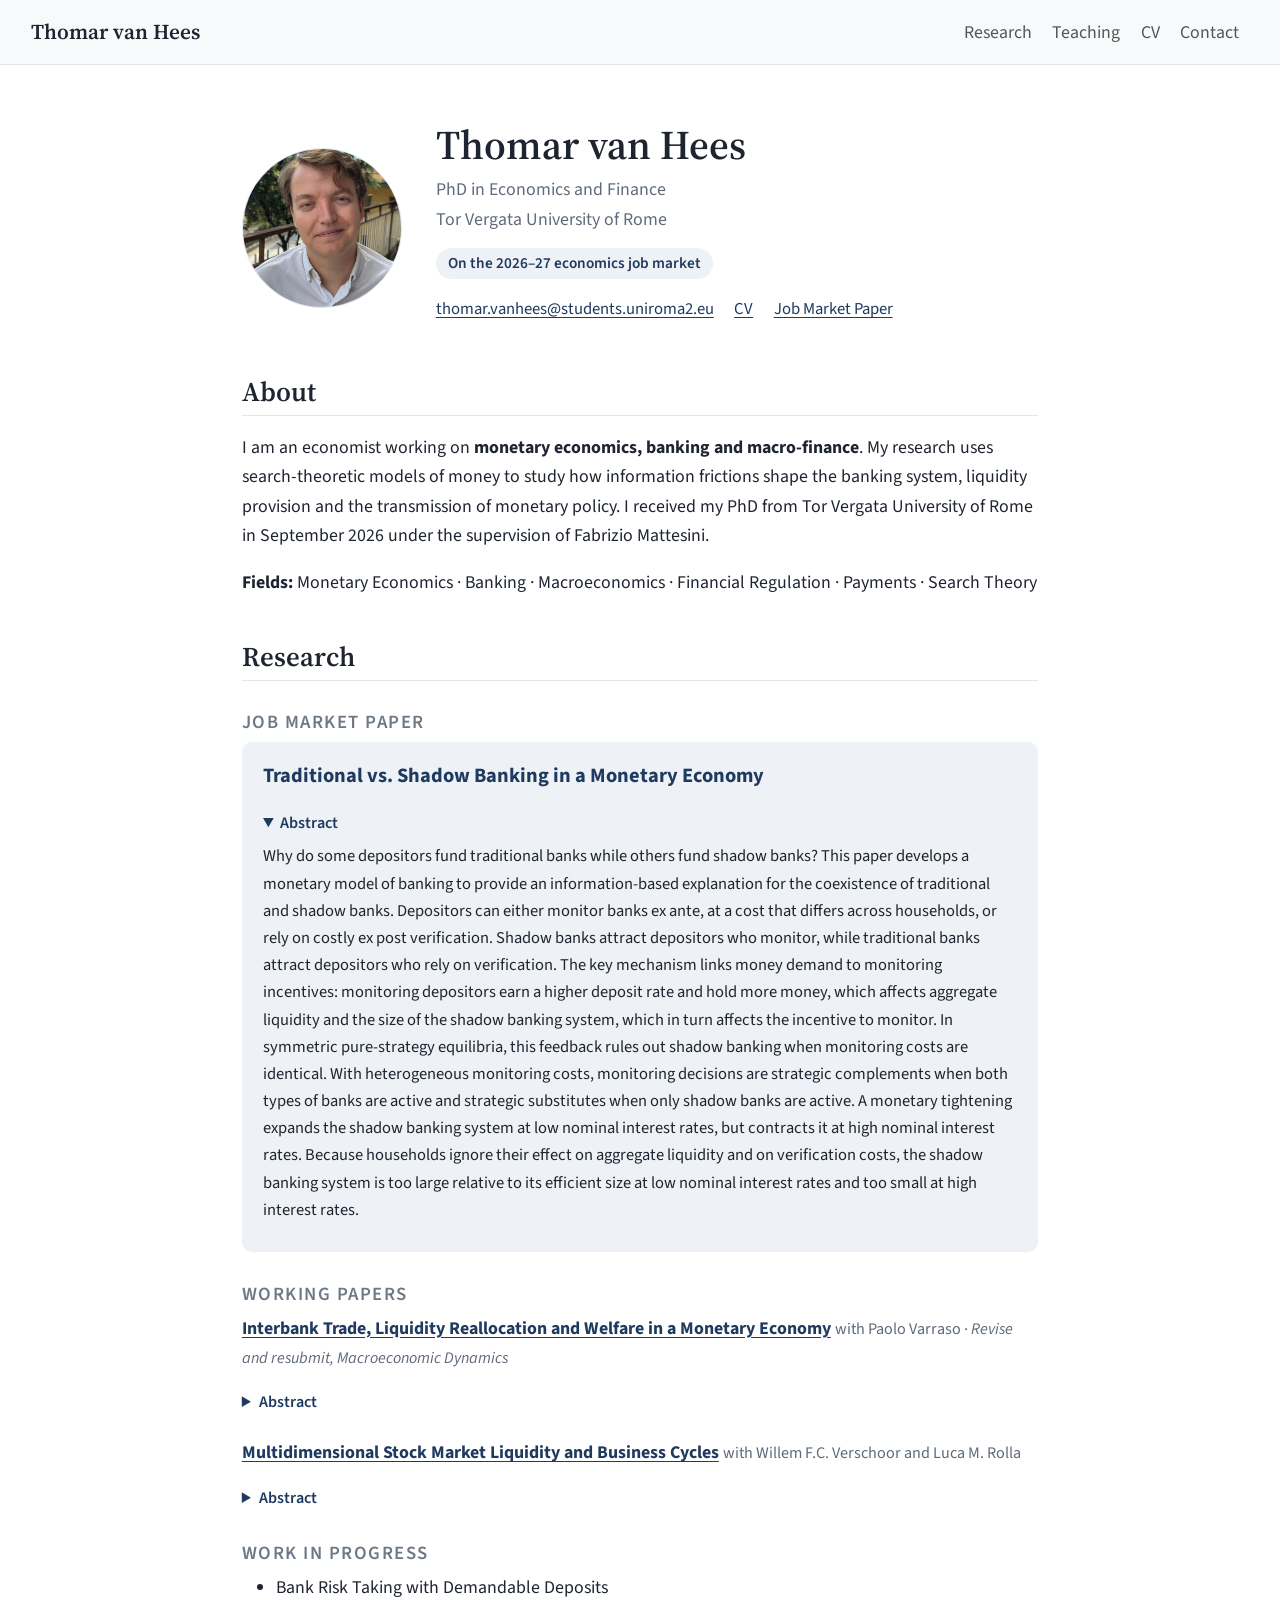
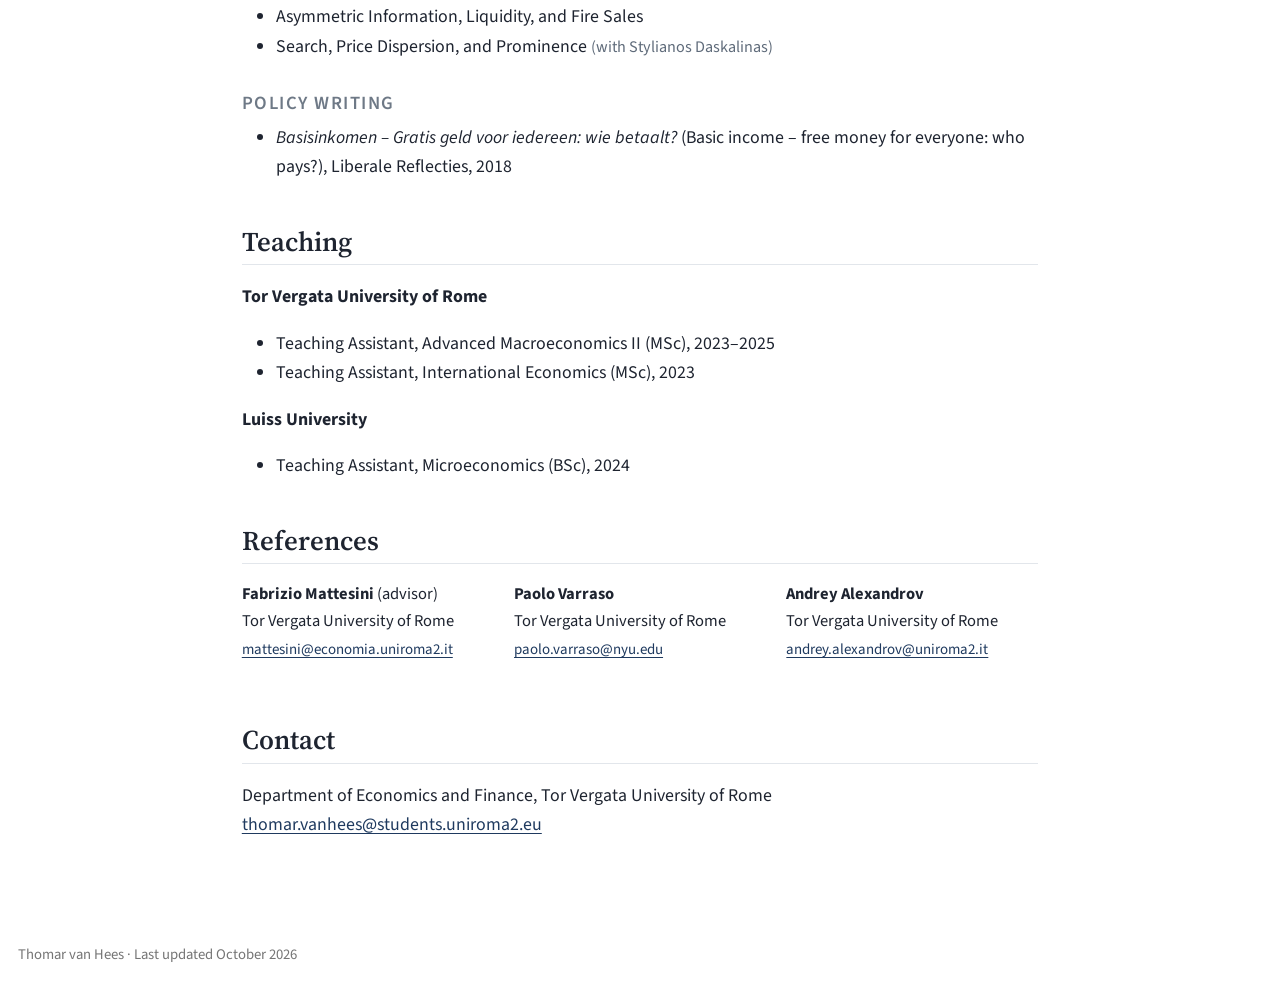
<file: docs/index.html>
<!DOCTYPE html>
<html xmlns="http://www.w3.org/1999/xhtml" lang="en" xml:lang="en"><head>

<meta charset="utf-8">
<meta name="generator" content="quarto-1.10.18">

<meta name="viewport" content="width=device-width, initial-scale=1.0, user-scalable=yes">


<title>Thomar van Hees</title>
<style>
/* Default styles provided by pandoc.
** See https://pandoc.org/MANUAL.html#variables-for-html for config info.
*/
span.smallcaps{font-variant: small-caps;}
div.columns{display: flex; gap: 1.5em;}
div.column{flex: auto;}
@media screen {
div.columns{gap: min(4vw, 1.5em);}
div.column{overflow-x: auto;}
}
div.hanging-indent{margin-left: 1.5em; text-indent: -1.5em;}
ul.task-list{list-style: none;}
ul.task-list li input[type="checkbox"] {
  width: 0.8em;
  margin: 0 0.8em 0.2em -1em; /* quarto-specific, see https://github.com/quarto-dev/quarto-cli/issues/4556 */ 
  vertical-align: middle;
}
</style>


<script src="site_libs/quarto-nav/quarto-nav.js"></script>
<script src="site_libs/quarto-nav/headroom.min.js"></script>
<script src="site_libs/clipboard/clipboard.min.js"></script>
<script src="site_libs/quarto-html/quarto.js" type="module"></script>
<script src="site_libs/quarto-html/tabsets/tabsets.js" type="module"></script>
<script src="site_libs/quarto-html/popper.min.js"></script>
<script src="site_libs/quarto-html/tippy.umd.min.js"></script>
<script src="site_libs/quarto-html/anchor.min.js"></script>
<link href="site_libs/quarto-html/tippy.css" rel="stylesheet">
<link href="site_libs/quarto-html/quarto-syntax-highlighting-64a204ab8560d761af7679ceaba22944.css" rel="stylesheet" id="quarto-text-highlighting-styles">
<script src="site_libs/bootstrap/bootstrap.min.js"></script>
<link href="site_libs/bootstrap/bootstrap-icons.css" rel="stylesheet">
<link href="site_libs/bootstrap/bootstrap-ea1971949f186b5d7ecce1fd3cf000e4.min.css" rel="stylesheet" append-hash="true" id="quarto-bootstrap" data-mode="light">
<script id="quarto-search-options" type="application/json">{
  "language": {
    "search-no-results-text": "No results",
    "search-matching-documents-text": "matching documents",
    "search-copy-link-title": "Copy link to search",
    "search-hide-matches-text": "Hide additional matches",
    "search-more-match-text": "more match in this document",
    "search-more-matches-text": "more matches in this document",
    "search-clear-button-title": "Clear",
    "search-text-placeholder": "",
    "search-detached-cancel-button-title": "Cancel",
    "search-submit-button-title": "Submit",
    "search-label": "Search"
  }
}</script>
<style>html{ scroll-behavior: smooth; }</style>


<link rel="stylesheet" href="styles.css">
</head>

<body class="nav-fixed fullcontent quarto-light">

<div id="quarto-search-results"></div>
  <header id="quarto-header" class="headroom fixed-top">
    <nav class="navbar navbar-expand-lg " data-bs-theme="dark">
      <div class="navbar-container container-fluid">
      <div class="navbar-brand-container mx-auto">
    <a class="navbar-brand" href="./index.html">
    <span class="navbar-title">Thomar van Hees</span>
    </a>
  </div>
          <button class="navbar-toggler" type="button" data-bs-toggle="collapse" data-bs-target="#navbarCollapse" aria-controls="navbarCollapse" role="menu" aria-expanded="false" aria-label="Toggle navigation" onclick="if (window.quartoToggleHeadroom) { window.quartoToggleHeadroom(); }">
  <span class="navbar-toggler-icon"></span>
</button>
          <div class="collapse navbar-collapse" id="navbarCollapse">
            <ul class="navbar-nav navbar-nav-scroll ms-auto">
  <li class="nav-item">
    <a class="nav-link" href="./index.html#research"> 
<span class="menu-text">Research</span></a>
  </li>  
  <li class="nav-item">
    <a class="nav-link" href="./index.html#teaching"> 
<span class="menu-text">Teaching</span></a>
  </li>  
  <li class="nav-item">
    <a class="nav-link" href="./files/CV.pdf"> 
<span class="menu-text">CV</span></a>
  </li>  
  <li class="nav-item">
    <a class="nav-link" href="./index.html#contact"> 
<span class="menu-text">Contact</span></a>
  </li>  
</ul>
          </div> <!-- /navcollapse -->
            <div class="quarto-navbar-tools">
</div>
      </div> <!-- /container-fluid -->
    </nav>
</header>
<!-- content -->
<div id="quarto-content" class="quarto-container page-columns page-rows-contents page-layout-article page-navbar">
<!-- sidebar -->
<!-- margin-sidebar -->
    
<!-- main -->
<main class="content" id="quarto-document-content"><header id="title-block-header" class="quarto-title-block"></header>




<div class="hero">
<p><img src="images/profile.jpg" class="hero-photo img-fluid" alt="Photo of Thomar van Hees"></p>
<section id="thomar-van-hees" class="level1 unnumbered unlisted hero-text">
<h1 class="unnumbered unlisted">Thomar van Hees</h1>
<p>PhD in Economics and Finance<br>Tor Vergata University of Rome</p>
<p class="jm-badge">
On the 2026–27 economics job market
</p>
<p class="hero-links">
<a href="mailto:thomar.vanhees@students.uniroma2.eu">thomar.vanhees@students.uniroma2.eu</a> <a href="files/CV.pdf">CV</a> <a href="files/JMP.pdf">Job Market Paper</a>
</p>
</section>
</div>
<section id="about" class="level2">
<h2 class="anchored" data-anchor-id="about">About</h2>
<p>I am an economist working on <strong>monetary economics, banking and macro-finance</strong>. My research uses search-theoretic models of money to study how information frictions shape the banking system, liquidity provision and the transmission of monetary policy. I received my PhD from Tor Vergata University of Rome in September 2026 under the supervision of Fabrizio Mattesini.</p>
<p><strong>Fields:</strong> Monetary Economics · Banking · Macroeconomics · Financial Regulation · Payments · Search Theory</p>
</section>
<section id="research" class="level2">
<h2 class="anchored" data-anchor-id="research">Research</h2>
<section id="job-market-paper" class="level3">
<h3 class="anchored" data-anchor-id="job-market-paper">Job Market Paper</h3>
<div class="paper jmp">
<p><a href="files/JMP.pdf"><strong>Traditional vs.&nbsp;Shadow Banking in a Monetary Economy</strong></a></p>
<details open="">
<summary>
Abstract
</summary>
<p>Why do some depositors fund traditional banks while others fund shadow banks? This paper develops a monetary model of banking to provide an information-based explanation for the coexistence of traditional and shadow banks. Depositors can either monitor banks ex ante, at a cost that differs across households, or rely on costly ex post verification. Shadow banks attract depositors who monitor, while traditional banks attract depositors who rely on verification. The key mechanism links money demand to monitoring incentives: monitoring depositors earn a higher deposit rate and hold more money, which affects aggregate liquidity and the size of the shadow banking system, which in turn affects the incentive to monitor. In symmetric pure-strategy equilibria, this feedback rules out shadow banking when monitoring costs are identical. With heterogeneous monitoring costs, monitoring decisions are strategic complements when both types of banks are active and strategic substitutes when only shadow banks are active. A monetary tightening expands the shadow banking system at low nominal interest rates, but contracts it at high nominal interest rates. Because households ignore their effect on aggregate liquidity and on verification costs, the shadow banking system is too large relative to its efficient size at low nominal interest rates and too small at high interest rates.</p>
</details>
</div>
</section>
<section id="working-papers" class="level3">
<h3 class="anchored" data-anchor-id="working-papers">Working Papers</h3>
<div class="paper">
<p><a href="files/Inter.pdf"><strong>Interbank Trade, Liquidity Reallocation and Welfare in a Monetary Economy</strong></a> <span class="meta">with Paolo Varraso · <em>Revise and resubmit, Macroeconomic Dynamics</em></span></p>
<details>
<summary>
Abstract
</summary>
<p>We study positive and normative implications of interbank trade in a monetary economy in which banks require liquidity to finance investment opportunities and meet bilaterally to offset liquidity imbalances after these opportunities are realized. When the nominal interest rate is low, the economy features an abundant-liquidity equilibrium. In this region, we show analytically that either full participation or a complete shutdown of the interbank market maximizes welfare, depending on the bargaining power of banks with investment opportunities. When the nominal interest rate is high, the economy instead features a scarce-liquidity equilibrium. In this case, full participation is optimal when bargaining power is low. However, there are parameterizations of the model in which, when both bargaining power and the nominal interest rate are sufficiently high, welfare is maximized by restricting, but not fully shutting down, participation in the interbank market.</p>
</details>
</div>
<div class="paper">
<p><a href="files/Multi.pdf"><strong>Multidimensional Stock Market Liquidity and Business Cycles</strong></a> <span class="meta">with Willem F.C. Verschoor and Luca M. Rolla </span></p>
<details>
<summary>
Abstract
</summary>
<p>Recognizing the difficulty in measuring stock market liquidity and its multidimensional nature, we comprehensively analyze the impact of multidimensional stock market liquidity on business cycles. Using the cross-sectional information contained in 7 different liquidity measures and applying a factor model approach, we find that stock market liquidity includes information on the future of the US. However, this information can differ significantly per liquidity dimension. We find evidence that the illiquidity ratio and the trading volume are better suited to capture information about the macroeconomy. In addition, we show that US liquidity measured by the illiquidity ratio and trading volume also contains information about the state of the U.K., Canadian, and Australian economy. Finally, we show that the commonality in liquidity cannot fully explain the relationship between stock market liquidity and the real economy. Our findings exemplify the importance of liquidity proxies in explaining the state of the macroeconomy.</p>
</details>
</div>
</section>
<section id="work-in-progress" class="level3">
<h3 class="anchored" data-anchor-id="work-in-progress">Work in Progress</h3>
<ul>
<li>Bank Risk Taking with Demandable Deposits</li>
<li>Asymmetric Information, Liquidity, and Fire Sales</li>
<li>Search, Price Dispersion, and Prominence <span class="meta">(with Stylianos Daskalinas)</span></li>
</ul>
</section>
<section id="policy-writing" class="level3">
<h3 class="anchored" data-anchor-id="policy-writing">Policy Writing</h3>
<ul>
<li><em>Basisinkomen – Gratis geld voor iedereen: wie betaalt?</em> (Basic income – free money for everyone: who pays?), Liberale Reflecties, 2018</li>
</ul>
</section>
</section>
<section id="teaching" class="level2">
<h2 class="anchored" data-anchor-id="teaching">Teaching</h2>
<p><strong>Tor Vergata University of Rome</strong></p>
<ul>
<li>Teaching Assistant, Advanced Macroeconomics II (MSc), 2023–2025</li>
<li>Teaching Assistant, International Economics (MSc), 2023</li>
</ul>
<p><strong>Luiss University</strong></p>
<ul>
<li>Teaching Assistant, Microeconomics (BSc), 2024</li>
</ul>
</section>
<section id="references" class="level2">
<h2 class="anchored" data-anchor-id="references">References</h2>
<div class="refs">
<div class="ref">
<p><strong>Fabrizio Mattesini</strong> (advisor)<br> Tor Vergata University of Rome<br> <a href="mailto:mattesini@economia.uniroma2.it">mattesini@economia.uniroma2.it</a></p>
</div>
<div class="ref">
<p><strong>Paolo Varraso</strong><br> Tor Vergata University of Rome<br> <a href="mailto:paolo.varraso@nyu.edu">paolo.varraso@nyu.edu</a></p>
</div>
<div class="ref">
<p><strong>Andrey Alexandrov</strong><br> Tor Vergata University of Rome<br> <a href="mailto:andrey.alexandrov@uniroma2.it">andrey.alexandrov@uniroma2.it</a></p>
</div>
</div>
</section>
<section id="contact" class="level2">
<h2 class="anchored" data-anchor-id="contact">Contact</h2>
<p>Department of Economics and Finance, Tor Vergata University of Rome<br> <a href="mailto:thomar.vanhees@students.uniroma2.eu">thomar.vanhees@students.uniroma2.eu</a></p>


</section>

</main> <!-- /main -->
<script id="quarto-html-after-body" type="application/javascript">
  window.document.addEventListener("DOMContentLoaded", function (event) {
    const icon = "";
    const anchorJS = new window.AnchorJS();
    anchorJS.options = {
      placement: 'right',
      icon: icon
    };
    anchorJS.add('.anchored');
    const isCodeAnnotation = (el) => {
      for (const clz of el.classList) {
        if (clz.startsWith('code-annotation-')) {                     
          return true;
        }
      }
      return false;
    }
    const onCopySuccess = function(e) {
      // button target
      const button = e.trigger;
      // don't keep focus
      button.blur();
      // flash "checked"
      button.classList.add('code-copy-button-checked');
      var currentTitle = button.getAttribute("title");
      button.setAttribute("title", "Copied!");
      let tooltip;
      if (window.bootstrap) {
        button.setAttribute("data-bs-toggle", "tooltip");
        button.setAttribute("data-bs-placement", "left");
        button.setAttribute("data-bs-title", "Copied!");
        tooltip = new bootstrap.Tooltip(button, 
          { trigger: "manual", 
            customClass: "code-copy-button-tooltip",
            offset: [0, -8]});
        tooltip.show();    
      }
      setTimeout(function() {
        if (tooltip) {
          tooltip.hide();
          button.removeAttribute("data-bs-title");
          button.removeAttribute("data-bs-toggle");
          button.removeAttribute("data-bs-placement");
        }
        button.setAttribute("title", currentTitle);
        button.classList.remove('code-copy-button-checked');
      }, 1000);
      // clear code selection
      e.clearSelection();
    }
    const getTextToCopy = function(trigger) {
      const outerScaffold = trigger.parentElement.cloneNode(true);
      const codeEl = outerScaffold.querySelector('code');
      for (const childEl of codeEl.children) {
        if (isCodeAnnotation(childEl)) {
          childEl.remove();
        }
      }
      return codeEl.innerText;
    }
    const clipboard = new window.ClipboardJS('.code-copy-button:not([data-in-quarto-modal])', {
      text: getTextToCopy
    });
    clipboard.on('success', onCopySuccess);
    if (window.document.getElementById('quarto-embedded-source-code-modal')) {
      const clipboardModal = new window.ClipboardJS('.code-copy-button[data-in-quarto-modal]', {
        text: getTextToCopy,
        container: window.document.getElementById('quarto-embedded-source-code-modal')
      });
      clipboardModal.on('success', onCopySuccess);
    }
      var localhostRegex = new RegExp(/^(?:http|https):\/\/localhost\:?[0-9]*\//);
      var mailtoRegex = new RegExp(/^mailto:/);
        var filterRegex = new RegExp("https:\/\/thomarvanhees\.github\.io");
      var isInternal = (href) => {
          return filterRegex.test(href) || localhostRegex.test(href) || mailtoRegex.test(href);
      }
      // Inspect non-navigation links and adorn them if external
     var links = window.document.querySelectorAll('a[href]:not(.nav-link):not(.navbar-brand):not(.toc-action):not(.sidebar-link):not(.sidebar-item-toggle):not(.pagination-link):not(.no-external):not([aria-hidden]):not(.dropdown-item):not(.quarto-navigation-tool):not(.about-link)');
      for (var i=0; i<links.length; i++) {
        const link = links[i];
        if (!isInternal(link.href)) {
          // undo the damage that might have been done by quarto-nav.js in the case of
          // links that we want to consider external
          if (link.dataset.originalHref !== undefined) {
            link.href = link.dataset.originalHref;
          }
            // target, if specified
            link.setAttribute("target", "_blank");
            if (link.getAttribute("rel") === null) {
              link.setAttribute("rel", "noopener");
            }
        }
      }
    function tippyHover(el, contentFn, onTriggerFn, onUntriggerFn) {
      const config = {
        allowHTML: true,
        maxWidth: 500,
        delay: 100,
        arrow: false,
        appendTo: function(el) {
            return el.parentElement;
        },
        interactive: true,
        interactiveBorder: 10,
        theme: 'quarto',
        placement: 'bottom-start',
      };
      if (contentFn) {
        config.content = contentFn;
      }
      if (onTriggerFn) {
        config.onTrigger = onTriggerFn;
      }
      if (onUntriggerFn) {
        config.onUntrigger = onUntriggerFn;
      }
      window.tippy(el, config); 
    }
    const noterefs = window.document.querySelectorAll('a[role="doc-noteref"]');
    for (var i=0; i<noterefs.length; i++) {
      const ref = noterefs[i];
      tippyHover(ref, function() {
        // use id or data attribute instead here
        let href = ref.getAttribute('data-footnote-href') || ref.getAttribute('href');
        try { href = new URL(href).hash; } catch {}
        const id = href.replace(/^#\/?/, "");
        const note = window.document.getElementById(id);
        if (note) {
          return note.innerHTML;
        } else {
          return "";
        }
      });
    }
    const xrefs = window.document.querySelectorAll('a.quarto-xref');
    const processXRef = (id, note) => {
      // Strip column container classes
      const stripColumnClz = (el) => {
        el.classList.remove("page-full", "page-columns");
        if (el.children) {
          for (const child of el.children) {
            stripColumnClz(child);
          }
        }
      }
      stripColumnClz(note)
      if (id === null || id.startsWith('sec-')) {
        // Special case sections, only their first couple elements
        const container = document.createElement("div");
        if (note.children && note.children.length > 2) {
          container.appendChild(note.children[0].cloneNode(true));
          for (let i = 1; i < note.children.length; i++) {
            const child = note.children[i];
            if (child.tagName === "P" && child.innerText === "") {
              continue;
            } else {
              container.appendChild(child.cloneNode(true));
              break;
            }
          }
          if (window.Quarto?.typesetMath) {
            window.Quarto.typesetMath(container);
          }
          return container.innerHTML
        } else {
          if (window.Quarto?.typesetMath) {
            window.Quarto.typesetMath(note);
          }
          return note.innerHTML;
        }
      } else {
        // Remove any anchor links if they are present
        const anchorLink = note.querySelector('a.anchorjs-link');
        if (anchorLink) {
          anchorLink.remove();
        }
        if (window.Quarto?.typesetMath) {
          window.Quarto.typesetMath(note);
        }
        if (note.classList.contains("callout")) {
          return note.outerHTML;
        } else {
          return note.innerHTML;
        }
      }
    }
    for (var i=0; i<xrefs.length; i++) {
      const xref = xrefs[i];
      tippyHover(xref, undefined, function(instance) {
        instance.disable();
        let url = xref.getAttribute('href');
        let hash = undefined; 
        if (url.startsWith('#')) {
          hash = url;
        } else {
          try { hash = new URL(url).hash; } catch {}
        }
        if (hash) {
          const id = hash.replace(/^#\/?/, "");
          const note = window.document.getElementById(id);
          if (note !== null) {
            try {
              const html = processXRef(id, note.cloneNode(true));
              instance.setContent(html);
            } finally {
              instance.enable();
              instance.show();
            }
          } else {
            // See if we can fetch this
            fetch(url.split('#')[0])
            .then(res => res.text())
            .then(html => {
              const parser = new DOMParser();
              const htmlDoc = parser.parseFromString(html, "text/html");
              const note = htmlDoc.getElementById(id);
              if (note !== null) {
                const html = processXRef(id, note);
                instance.setContent(html);
              } 
            }).finally(() => {
              instance.enable();
              instance.show();
            });
          }
        } else {
          // See if we can fetch a full url (with no hash to target)
          // This is a special case and we should probably do some content thinning / targeting
          fetch(url)
          .then(res => res.text())
          .then(html => {
            const parser = new DOMParser();
            const htmlDoc = parser.parseFromString(html, "text/html");
            const note = htmlDoc.querySelector('main.content');
            if (note !== null) {
              // This should only happen for chapter cross references
              // (since there is no id in the URL)
              // remove the first header
              if (note.children.length > 0 && note.children[0].tagName === "HEADER") {
                note.children[0].remove();
              }
              const html = processXRef(null, note);
              instance.setContent(html);
            } 
          }).finally(() => {
            instance.enable();
            instance.show();
          });
        }
      }, function(instance) {
      });
    }
        let selectedAnnoteEl;
        const selectorForAnnotation = ( cell, annotation) => {
          let cellAttr = 'data-code-cell="' + cell + '"';
          let lineAttr = 'data-code-annotation="' +  annotation + '"';
          const selector = 'span[' + cellAttr + '][' + lineAttr + ']';
          return selector;
        }
        const selectCodeLines = (annoteEl) => {
          const doc = window.document;
          const targetCell = annoteEl.getAttribute("data-target-cell");
          const targetAnnotation = annoteEl.getAttribute("data-target-annotation");
          const annoteSpan = window.document.querySelector(selectorForAnnotation(targetCell, targetAnnotation));
          const lines = annoteSpan.getAttribute("data-code-lines").split(",");
          const lineIds = lines.map((line) => {
            return targetCell + "-" + line;
          })
          let top = null;
          let height = null;
          let parent = null;
          if (lineIds.length > 0) {
              //compute the position of the single el (top and bottom and make a div)
              const el = window.document.getElementById(lineIds[0]);
              top = el.offsetTop;
              height = el.offsetHeight;
              parent = el.parentElement.parentElement;
            if (lineIds.length > 1) {
              const lastEl = window.document.getElementById(lineIds[lineIds.length - 1]);
              const bottom = lastEl.offsetTop + lastEl.offsetHeight;
              height = bottom - top;
            }
            if (top !== null && height !== null && parent !== null) {
              // cook up a div (if necessary) and position it 
              let div = window.document.getElementById("code-annotation-line-highlight");
              if (div === null) {
                div = window.document.createElement("div");
                div.setAttribute("id", "code-annotation-line-highlight");
                div.style.position = 'absolute';
                parent.appendChild(div);
              }
              div.style.top = top - 2 + "px";
              div.style.height = height + 4 + "px";
              div.style.left = 0;
              let gutterDiv = window.document.getElementById("code-annotation-line-highlight-gutter");
              if (gutterDiv === null) {
                gutterDiv = window.document.createElement("div");
                gutterDiv.setAttribute("id", "code-annotation-line-highlight-gutter");
                gutterDiv.style.position = 'absolute';
                const codeCell = window.document.getElementById(targetCell);
                const gutter = codeCell.querySelector('.code-annotation-gutter');
                gutter.appendChild(gutterDiv);
              }
              gutterDiv.style.top = top - 2 + "px";
              gutterDiv.style.height = height + 4 + "px";
            }
            selectedAnnoteEl = annoteEl;
          }
        };
        const unselectCodeLines = () => {
          const elementsIds = ["code-annotation-line-highlight", "code-annotation-line-highlight-gutter"];
          elementsIds.forEach((elId) => {
            const div = window.document.getElementById(elId);
            if (div) {
              div.remove();
            }
          });
          selectedAnnoteEl = undefined;
        };
          // Handle positioning of the toggle
      window.addEventListener(
        "resize",
        throttle(() => {
          elRect = undefined;
          if (selectedAnnoteEl) {
            selectCodeLines(selectedAnnoteEl);
          }
        }, 10)
      );
      function throttle(fn, ms) {
      let throttle = false;
      let timer;
        return (...args) => {
          if(!throttle) { // first call gets through
              fn.apply(this, args);
              throttle = true;
          } else { // all the others get throttled
              if(timer) clearTimeout(timer); // cancel #2
              timer = setTimeout(() => {
                fn.apply(this, args);
                timer = throttle = false;
              }, ms);
          }
        };
      }
        // Attach click handler to the DT
        const annoteDls = window.document.querySelectorAll('dt[data-target-cell]');
        for (const annoteDlNode of annoteDls) {
          annoteDlNode.addEventListener('click', (event) => {
            const clickedEl = event.target;
            if (clickedEl !== selectedAnnoteEl) {
              unselectCodeLines();
              const activeEl = window.document.querySelector('dt[data-target-cell].code-annotation-active');
              if (activeEl) {
                activeEl.classList.remove('code-annotation-active');
              }
              selectCodeLines(clickedEl);
              clickedEl.classList.add('code-annotation-active');
            } else {
              // Unselect the line
              unselectCodeLines();
              clickedEl.classList.remove('code-annotation-active');
            }
          });
        }
    const findCites = (el) => {
      const parentEl = el.parentElement;
      if (parentEl) {
        const cites = parentEl.dataset.cites;
        if (cites) {
          return {
            el,
            cites: cites.split(' ')
          };
        } else {
          return findCites(el.parentElement)
        }
      } else {
        return undefined;
      }
    };
    var bibliorefs = window.document.querySelectorAll('a[role="doc-biblioref"]');
    for (var i=0; i<bibliorefs.length; i++) {
      const ref = bibliorefs[i];
      const citeInfo = findCites(ref);
      if (citeInfo) {
        tippyHover(citeInfo.el, function() {
          var popup = window.document.createElement('div');
          citeInfo.cites.forEach(function(cite) {
            var citeDiv = window.document.createElement('div');
            citeDiv.classList.add('hanging-indent');
            citeDiv.classList.add('csl-entry');
            var biblioDiv = window.document.getElementById('ref-' + cite);
            if (biblioDiv) {
              citeDiv.innerHTML = biblioDiv.innerHTML;
            }
            popup.appendChild(citeDiv);
          });
          return popup.innerHTML;
        });
      }
    }
  });
  </script>
</div> <!-- /content -->
<footer class="footer">
  <div class="nav-footer">
    <div class="nav-footer-left">
<p>Thomar van Hees · Last updated October 2026</p>
</div>   
    <div class="nav-footer-center">
      &nbsp;
    </div>
    <div class="nav-footer-right">
      &nbsp;
    </div>
  </div>
</footer>




<script src="site_libs/quarto-html/zenscroll-min.js"></script>
</body></html>
</file>
<file: docs/site_libs/quarto-html/tippy.css>
.tippy-box[data-animation=fade][data-state=hidden]{opacity:0}[data-tippy-root]{max-width:calc(100vw - 10px)}.tippy-box{position:relative;background-color:#333;color:#fff;border-radius:4px;font-size:14px;line-height:1.4;white-space:normal;outline:0;transition-property:transform,visibility,opacity}.tippy-box[data-placement^=top]>.tippy-arrow{bottom:0}.tippy-box[data-placement^=top]>.tippy-arrow:before{bottom:-7px;left:0;border-width:8px 8px 0;border-top-color:initial;transform-origin:center top}.tippy-box[data-placement^=bottom]>.tippy-arrow{top:0}.tippy-box[data-placement^=bottom]>.tippy-arrow:before{top:-7px;left:0;border-width:0 8px 8px;border-bottom-color:initial;transform-origin:center bottom}.tippy-box[data-placement^=left]>.tippy-arrow{right:0}.tippy-box[data-placement^=left]>.tippy-arrow:before{border-width:8px 0 8px 8px;border-left-color:initial;right:-7px;transform-origin:center left}.tippy-box[data-placement^=right]>.tippy-arrow{left:0}.tippy-box[data-placement^=right]>.tippy-arrow:before{left:-7px;border-width:8px 8px 8px 0;border-right-color:initial;transform-origin:center right}.tippy-box[data-inertia][data-state=visible]{transition-timing-function:cubic-bezier(.54,1.5,.38,1.11)}.tippy-arrow{width:16px;height:16px;color:#333}.tippy-arrow:before{content:"";position:absolute;border-color:transparent;border-style:solid}.tippy-content{position:relative;padding:5px 9px;z-index:1}
</file>
<file: docs/site_libs/quarto-html/quarto-syntax-highlighting-64a204ab8560d761af7679ceaba22944.css>
/* quarto syntax highlight colors */
:root {
  --quarto-hl-ot-color: #003B4F;
  --quarto-hl-at-color: #657422;
  --quarto-hl-ss-color: #20794D;
  --quarto-hl-an-color: #5E5E5E;
  --quarto-hl-fu-color: #4758AB;
  --quarto-hl-st-color: #20794D;
  --quarto-hl-cf-color: #003B4F;
  --quarto-hl-op-color: #5E5E5E;
  --quarto-hl-er-color: #AD0000;
  --quarto-hl-bn-color: #AD0000;
  --quarto-hl-al-color: #AD0000;
  --quarto-hl-va-color: #111111;
  --quarto-hl-bu-color: inherit;
  --quarto-hl-ex-color: inherit;
  --quarto-hl-pp-color: #AD0000;
  --quarto-hl-in-color: #5E5E5E;
  --quarto-hl-vs-color: #20794D;
  --quarto-hl-wa-color: #5E5E5E;
  --quarto-hl-do-color: #5E5E5E;
  --quarto-hl-im-color: #00769E;
  --quarto-hl-ch-color: #20794D;
  --quarto-hl-dt-color: #AD0000;
  --quarto-hl-fl-color: #AD0000;
  --quarto-hl-co-color: #5E5E5E;
  --quarto-hl-cv-color: #5E5E5E;
  --quarto-hl-cn-color: #8f5902;
  --quarto-hl-sc-color: #5E5E5E;
  --quarto-hl-dv-color: #AD0000;
  --quarto-hl-kw-color: #003B4F;
}

/* other quarto variables */
:root {
  --quarto-font-monospace: SFMono-Regular, Menlo, Monaco, Consolas, "Liberation Mono", "Courier New", monospace;
}

/* syntax highlight based on Pandoc's rules */
pre > code.sourceCode > span {
  color: #003B4F;
}

code.sourceCode > span {
  color: #003B4F;
}

div.sourceCode,
div.sourceCode pre.sourceCode {
  color: #003B4F;
}

/* Normal */
code span {
  color: #003B4F;
}

/* Alert */
code span.al {
  color: #AD0000;
  font-style: inherit;
}

/* Annotation */
code span.an {
  color: #5E5E5E;
  font-style: inherit;
}

/* Attribute */
code span.at {
  color: #657422;
  font-style: inherit;
}

/* BaseN */
code span.bn {
  color: #AD0000;
  font-style: inherit;
}

/* BuiltIn */
code span.bu {
  font-style: inherit;
}

/* ControlFlow */
code span.cf {
  color: #003B4F;
  font-weight: bold;
  font-style: inherit;
}

/* Char */
code span.ch {
  color: #20794D;
  font-style: inherit;
}

/* Constant */
code span.cn {
  color: #8f5902;
  font-style: inherit;
}

/* Comment */
code span.co {
  color: #5E5E5E;
  font-style: inherit;
}

/* CommentVar */
code span.cv {
  color: #5E5E5E;
  font-style: italic;
}

/* Documentation */
code span.do {
  color: #5E5E5E;
  font-style: italic;
}

/* DataType */
code span.dt {
  color: #AD0000;
  font-style: inherit;
}

/* DecVal */
code span.dv {
  color: #AD0000;
  font-style: inherit;
}

/* Error */
code span.er {
  color: #AD0000;
  font-style: inherit;
}

/* Extension */
code span.ex {
  font-style: inherit;
}

/* Float */
code span.fl {
  color: #AD0000;
  font-style: inherit;
}

/* Function */
code span.fu {
  color: #4758AB;
  font-style: inherit;
}

/* Import */
code span.im {
  color: #00769E;
  font-style: inherit;
}

/* Information */
code span.in {
  color: #5E5E5E;
  font-style: inherit;
}

/* Keyword */
code span.kw {
  color: #003B4F;
  font-weight: bold;
  font-style: inherit;
}

/* Operator */
code span.op {
  color: #5E5E5E;
  font-style: inherit;
}

/* Other */
code span.ot {
  color: #003B4F;
  font-style: inherit;
}

/* Preprocessor */
code span.pp {
  color: #AD0000;
  font-style: inherit;
}

/* SpecialChar */
code span.sc {
  color: #5E5E5E;
  font-style: inherit;
}

/* SpecialString */
code span.ss {
  color: #20794D;
  font-style: inherit;
}

/* String */
code span.st {
  color: #20794D;
  font-style: inherit;
}

/* Variable */
code span.va {
  color: #111111;
  font-style: inherit;
}

/* VerbatimString */
code span.vs {
  color: #20794D;
  font-style: inherit;
}

/* Warning */
code span.wa {
  color: #5E5E5E;
  font-style: italic;
}

.prevent-inlining {
  content: "</";
}

/*# sourceMappingURL=9d8d5bb603a83b8298b89080a598c93b.css.map */
</file>
<file: docs/styles.css>
/* Clean academic look: serif headings, calm navy accent, narrow reading column */
@import url('https://fonts.googleapis.com/css2?family=Source+Serif+4:opsz,wght@8..60,400;8..60,600&family=Source+Sans+3:wght@400;600&display=swap');

:root {
  --accent: #1f3a5f;
  --muted: #5f6b7a;
  --soft: #eef2f7;
  --rule: #e2e6eb;
}

body {
  font-family: "Source Sans 3", -apple-system, "Segoe UI", Roboto, Arial, sans-serif;
  font-size: 1.05rem;
  line-height: 1.65;
  color: #1e2430;
}

h1, h2, h3, .title, .navbar-title {
  font-family: "Source Serif 4", Georgia, serif;
  color: #1e2430;
}

a { color: var(--accent); }

/* Navbar */
.navbar { border-bottom: 1px solid var(--rule); }
.navbar-title { font-weight: 600; }

/* Header block: photo left, name and links right (stacks on phones) */
.hero { display: flex; align-items: center; gap: 2rem; margin: 1.5rem 0 2.5rem; }
.hero p:has(> .hero-photo), .hero figure { margin: 0; flex: none; }
.hero-photo { width: 160px; height: 160px; border-radius: 50%; object-fit: cover; border: 1px solid var(--rule); }
.hero-text { min-width: 0; }
.hero-text h1 { font-size: 2.4rem; margin: 0 0 0.3rem; border: none; }
.hero-text p { color: var(--muted); margin-bottom: 0.6rem; }
.hero-text .jm-badge { color: var(--accent); margin: 0.2rem 0 0.7rem; }
.hero-links { display: flex; flex-wrap: wrap; gap: 0.4rem 1.2rem; font-size: 0.98rem; }
.hero-links a { color: var(--accent); }
@media (max-width: 600px) {
  .hero { flex-direction: column; align-items: flex-start; gap: 1rem; }
  .hero-photo { width: 120px; height: 120px; }
  .hero-text h1 { font-size: 2rem; }
}

.hero-text .jm-badge, .jm-badge {
  display: inline-block;
  background: var(--soft);
  color: var(--accent);
  font-weight: 600;
  font-size: 0.9rem;
  padding: 3px 12px;
  border-radius: 999px;
  margin-bottom: 1rem;
}

/* Section headings */
h2 {
  margin-top: 2.6rem;
  padding-bottom: 0.35rem;
  border-bottom: 1px solid var(--rule);
  font-size: 1.6rem;
}
h3 {
  font-size: 1.1rem;
  font-family: "Source Sans 3", Arial, sans-serif;
  text-transform: uppercase;
  letter-spacing: 0.08em;
  color: var(--muted);
  margin-top: 1.8rem;
}

/* Papers */
.paper { margin-bottom: 1.3rem; }
.paper.jmp {
  background: var(--soft);
  border-radius: 10px;
  padding: 1rem 1.25rem 0.6rem;
}
.paper.jmp > p:first-child a { font-size: 1.2rem; text-decoration: none; }
.meta { color: var(--muted); font-size: 0.95rem; }

details summary {
  cursor: pointer;
  color: var(--accent);
  font-weight: 600;
  font-size: 0.95rem;
  width: fit-content;
}
details[open] summary { margin-bottom: 0.4rem; }
details p { font-size: 0.97rem; }

/* References in three columns on wide screens */
.refs { display: grid; grid-template-columns: repeat(3, minmax(0, 1fr)); gap: 1.2rem; }
.ref { min-width: 0; font-size: 0.97rem; }
.ref a { font-size: 0.88rem; word-break: normal; overflow-wrap: anywhere; }
@media (max-width: 700px) { .refs { grid-template-columns: 1fr; } }
</file>
